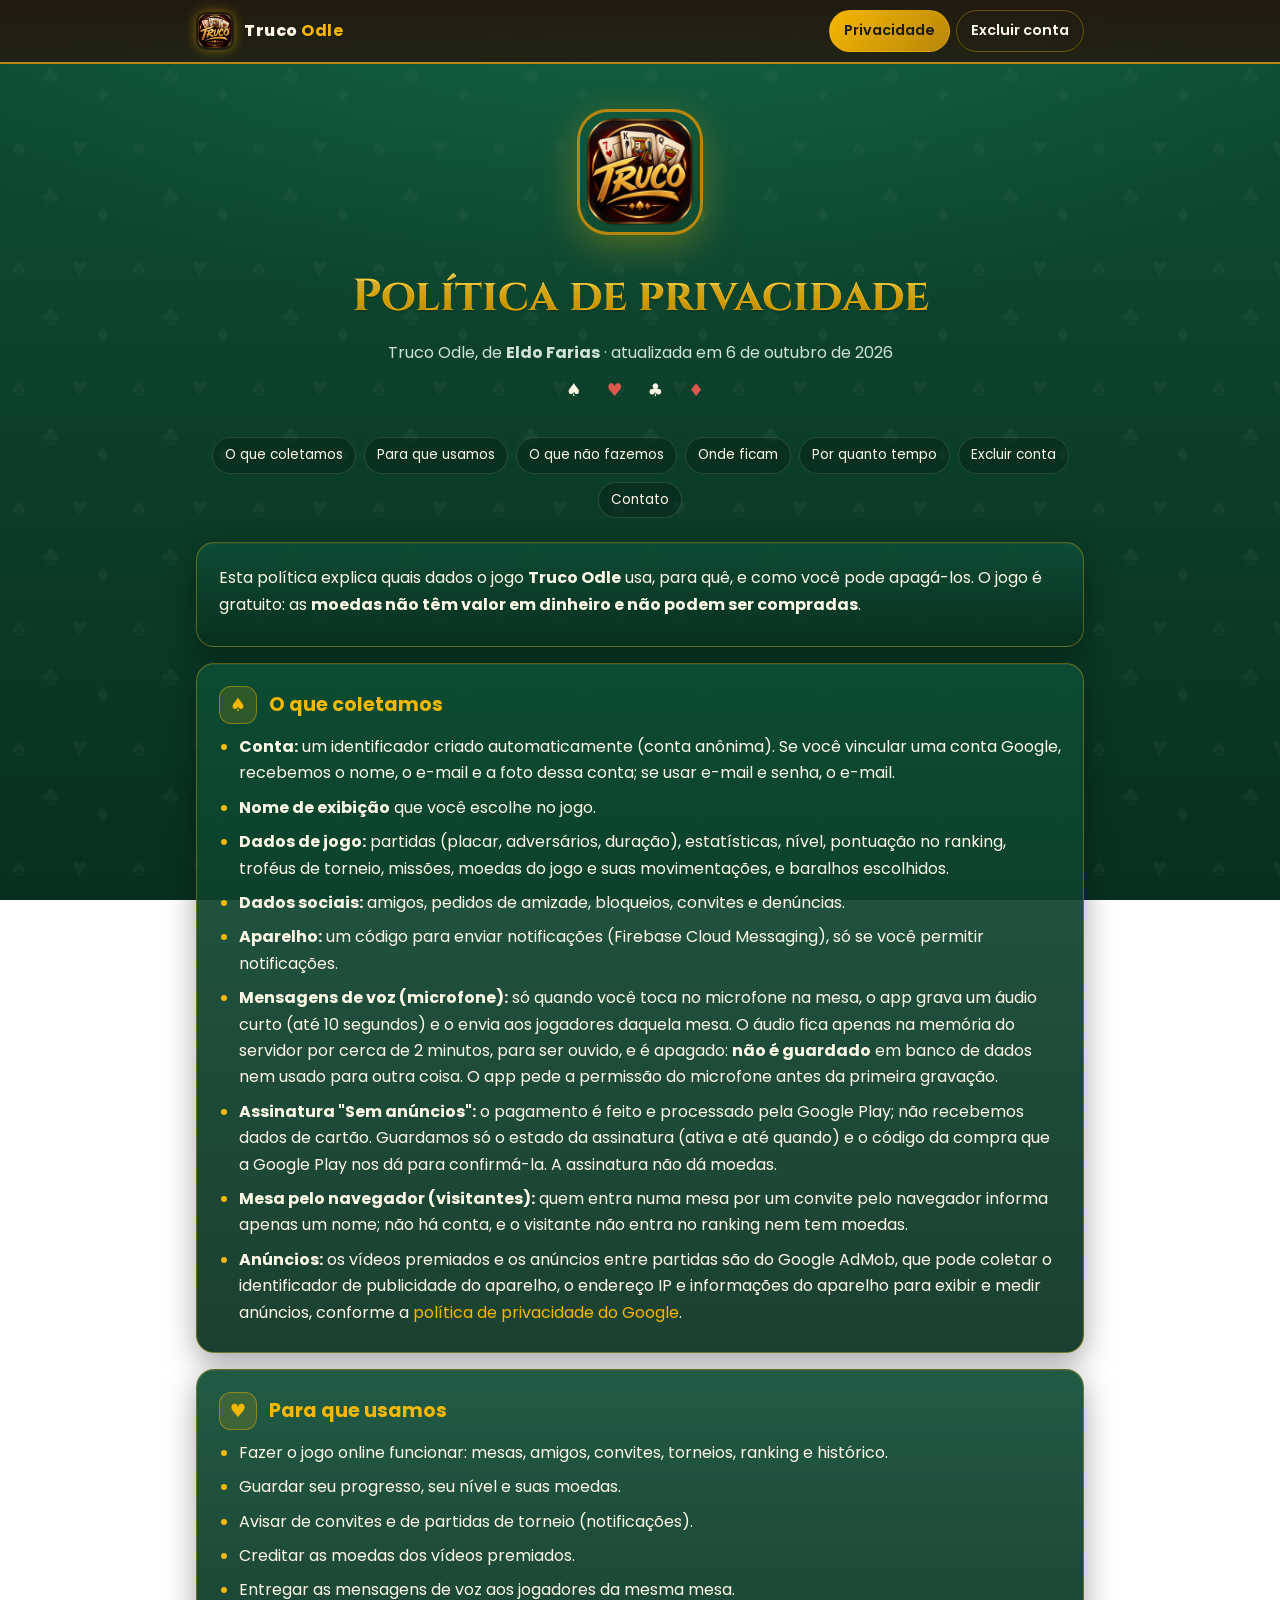
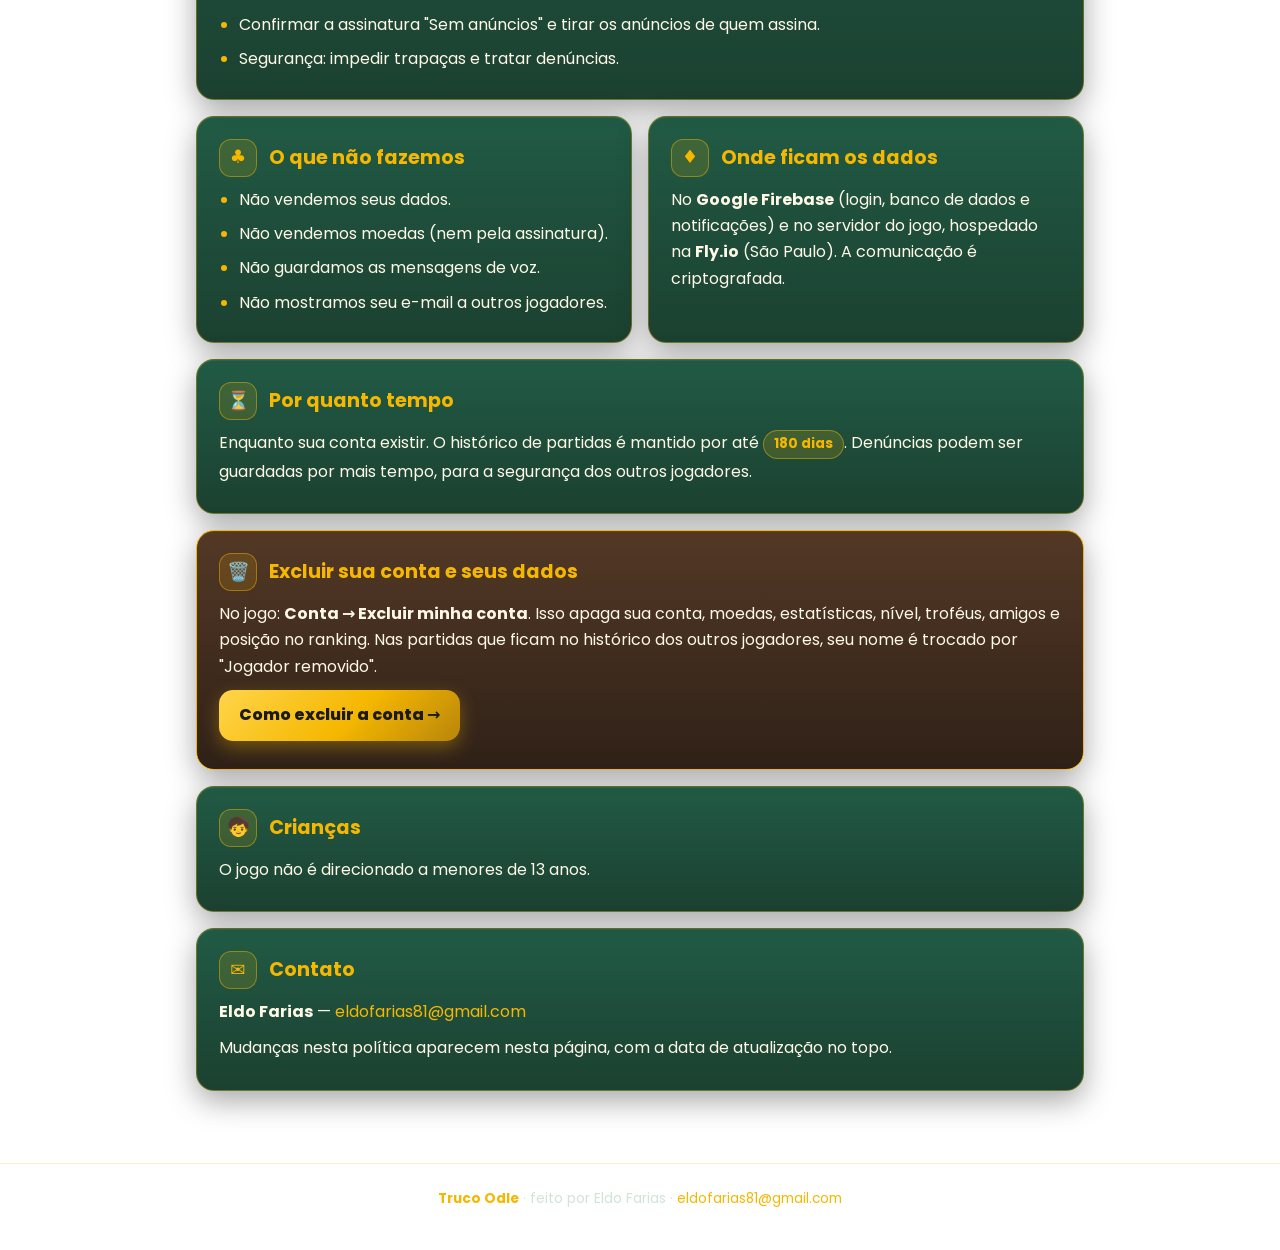
<file: index.html>
<!doctype html>
<html lang="pt-BR">
<head>
  <meta charset="utf-8">
  <meta name="viewport" content="width=device-width, initial-scale=1">
  <title>Política de privacidade · Truco Odle</title>
  <meta name="description" content="Política de privacidade do jogo Truco Odle, de Eldo Farias.">
  <meta name="theme-color" content="#08301F">
  <link rel="icon" href="assets/logo.png">
  <link rel="preconnect" href="https://fonts.googleapis.com">
  <link rel="preconnect" href="https://fonts.gstatic.com" crossorigin>
  <link href="https://fonts.googleapis.com/css2?family=Cinzel:wght@700;900&family=Poppins:wght@400;600;700;800&display=swap" rel="stylesheet">
  <link rel="stylesheet" href="assets/style.css">
</head>
<body>
  <header class="topbar">
    <div class="inner">
      <a class="brand" href="./"><img src="assets/logo.png" alt=""><span>Truco <b>Odle</b></span></a>
      <nav class="tabs">
        <a class="active" href="./">Privacidade</a>
        <a href="excluir-conta.html">Excluir conta</a>
      </nav>
    </div>
  </header>

  <section class="hero">
    <img src="assets/logo.png" alt="Truco Odle">
    <h1>Política de privacidade</h1>
    <p>Truco Odle, de <b>Eldo Farias</b> · atualizada em 6 de outubro de 2026</p>
    <div class="suits">♠ <span class="r">♥</span> ♣ <span class="r">♦</span></div>
  </section>

  <main>
    <nav class="toc">
      <a href="#coleta">O que coletamos</a>
      <a href="#uso">Para que usamos</a>
      <a href="#nao">O que não fazemos</a>
      <a href="#onde">Onde ficam</a>
      <a href="#tempo">Por quanto tempo</a>
      <a href="#excluir">Excluir conta</a>
      <a href="#contato">Contato</a>
    </nav>

    <section class="card">
      <p>Esta política explica quais dados o jogo <b>Truco Odle</b> usa, para quê, e como você pode apagá-los.
        O jogo é gratuito: as <b>moedas não têm valor em dinheiro e não podem ser compradas</b>.</p>
    </section>

    <section class="card" id="coleta">
      <h2><span class="icon">♠</span>O que coletamos</h2>
      <ul>
        <li><b>Conta:</b> um identificador criado automaticamente (conta anônima). Se você vincular uma conta Google, recebemos o nome, o e-mail e a foto dessa conta; se usar e-mail e senha, o e-mail.</li>
        <li><b>Nome de exibição</b> que você escolhe no jogo.</li>
        <li><b>Dados de jogo:</b> partidas (placar, adversários, duração), estatísticas, nível, pontuação no ranking, troféus de torneio, missões, moedas do jogo e suas movimentações, e baralhos escolhidos.</li>
        <li><b>Dados sociais:</b> amigos, pedidos de amizade, bloqueios, convites e denúncias.</li>
        <li><b>Aparelho:</b> um código para enviar notificações (Firebase Cloud Messaging), só se você permitir notificações.</li>
        <li><b>Mensagens de voz (microfone):</b> só quando você toca no microfone na mesa, o app grava um áudio curto (até 10 segundos) e o envia aos jogadores daquela mesa. O áudio fica apenas na memória do servidor por cerca de 2 minutos, para ser ouvido, e é apagado: <b>não é guardado</b> em banco de dados nem usado para outra coisa. O app pede a permissão do microfone antes da primeira gravação.</li>
        <li><b>Assinatura "Sem anúncios":</b> o pagamento é feito e processado pela Google Play; não recebemos dados de cartão. Guardamos só o estado da assinatura (ativa e até quando) e o código da compra que a Google Play nos dá para confirmá-la. A assinatura não dá moedas.</li>
        <li><b>Mesa pelo navegador (visitantes):</b> quem entra numa mesa por um convite pelo navegador informa apenas um nome; não há conta, e o visitante não entra no ranking nem tem moedas.</li>
        <li><b>Anúncios:</b> os vídeos premiados e os anúncios entre partidas são do Google AdMob, que pode coletar o identificador de publicidade do aparelho, o endereço IP e informações do aparelho para exibir e medir anúncios, conforme a <a href="https://policies.google.com/privacy" target="_blank" rel="noopener">política de privacidade do Google</a>.</li>
      </ul>
    </section>

    <section class="card" id="uso">
      <h2><span class="icon">♥</span>Para que usamos</h2>
      <ul>
        <li>Fazer o jogo online funcionar: mesas, amigos, convites, torneios, ranking e histórico.</li>
        <li>Guardar seu progresso, seu nível e suas moedas.</li>
        <li>Avisar de convites e de partidas de torneio (notificações).</li>
        <li>Creditar as moedas dos vídeos premiados.</li>
        <li>Entregar as mensagens de voz aos jogadores da mesma mesa.</li>
        <li>Confirmar a assinatura "Sem anúncios" e tirar os anúncios de quem assina.</li>
        <li>Segurança: impedir trapaças e tratar denúncias.</li>
      </ul>
    </section>

    <div class="grid">
      <section class="card" id="nao">
        <h2><span class="icon">♣</span>O que não fazemos</h2>
        <ul>
          <li>Não vendemos seus dados.</li>
          <li>Não vendemos moedas (nem pela assinatura).</li>
          <li>Não guardamos as mensagens de voz.</li>
          <li>Não mostramos seu e-mail a outros jogadores.</li>
        </ul>
      </section>

      <section class="card" id="onde">
        <h2><span class="icon">♦</span>Onde ficam os dados</h2>
        <p>No <b>Google Firebase</b> (login, banco de dados e notificações) e no servidor do jogo, hospedado na <b>Fly.io</b> (São Paulo). A comunicação é criptografada.</p>
      </section>
    </div>

    <section class="card" id="tempo">
      <h2><span class="icon">⏳</span>Por quanto tempo</h2>
      <p>Enquanto sua conta existir. O histórico de partidas é mantido por até <span class="pill">180 dias</span>.
        Denúncias podem ser guardadas por mais tempo, para a segurança dos outros jogadores.</p>
    </section>

    <section class="card highlight" id="excluir">
      <h2><span class="icon">🗑️</span>Excluir sua conta e seus dados</h2>
      <p>No jogo: <b>Conta → Excluir minha conta</b>. Isso apaga sua conta, moedas, estatísticas, nível, troféus, amigos e posição no ranking.
        Nas partidas que ficam no histórico dos outros jogadores, seu nome é trocado por "Jogador removido".</p>
      <p><a class="btn" href="excluir-conta.html">Como excluir a conta →</a></p>
    </section>

    <section class="card" id="criancas">
      <h2><span class="icon">🧒</span>Crianças</h2>
      <p>O jogo não é direcionado a menores de 13 anos.</p>
    </section>

    <section class="card" id="contato">
      <h2><span class="icon">✉️</span>Contato</h2>
      <p><b>Eldo Farias</b> — <a href="mailto:eldofarias81@gmail.com">eldofarias81@gmail.com</a></p>
      <p>Mudanças nesta política aparecem nesta página, com a data de atualização no topo.</p>
    </section>
  </main>

  <footer>
    <b>Truco Odle</b> · feito por Eldo Farias · <a href="mailto:eldofarias81@gmail.com">eldofarias81@gmail.com</a>
  </footer>
</body>
</html>
</file>
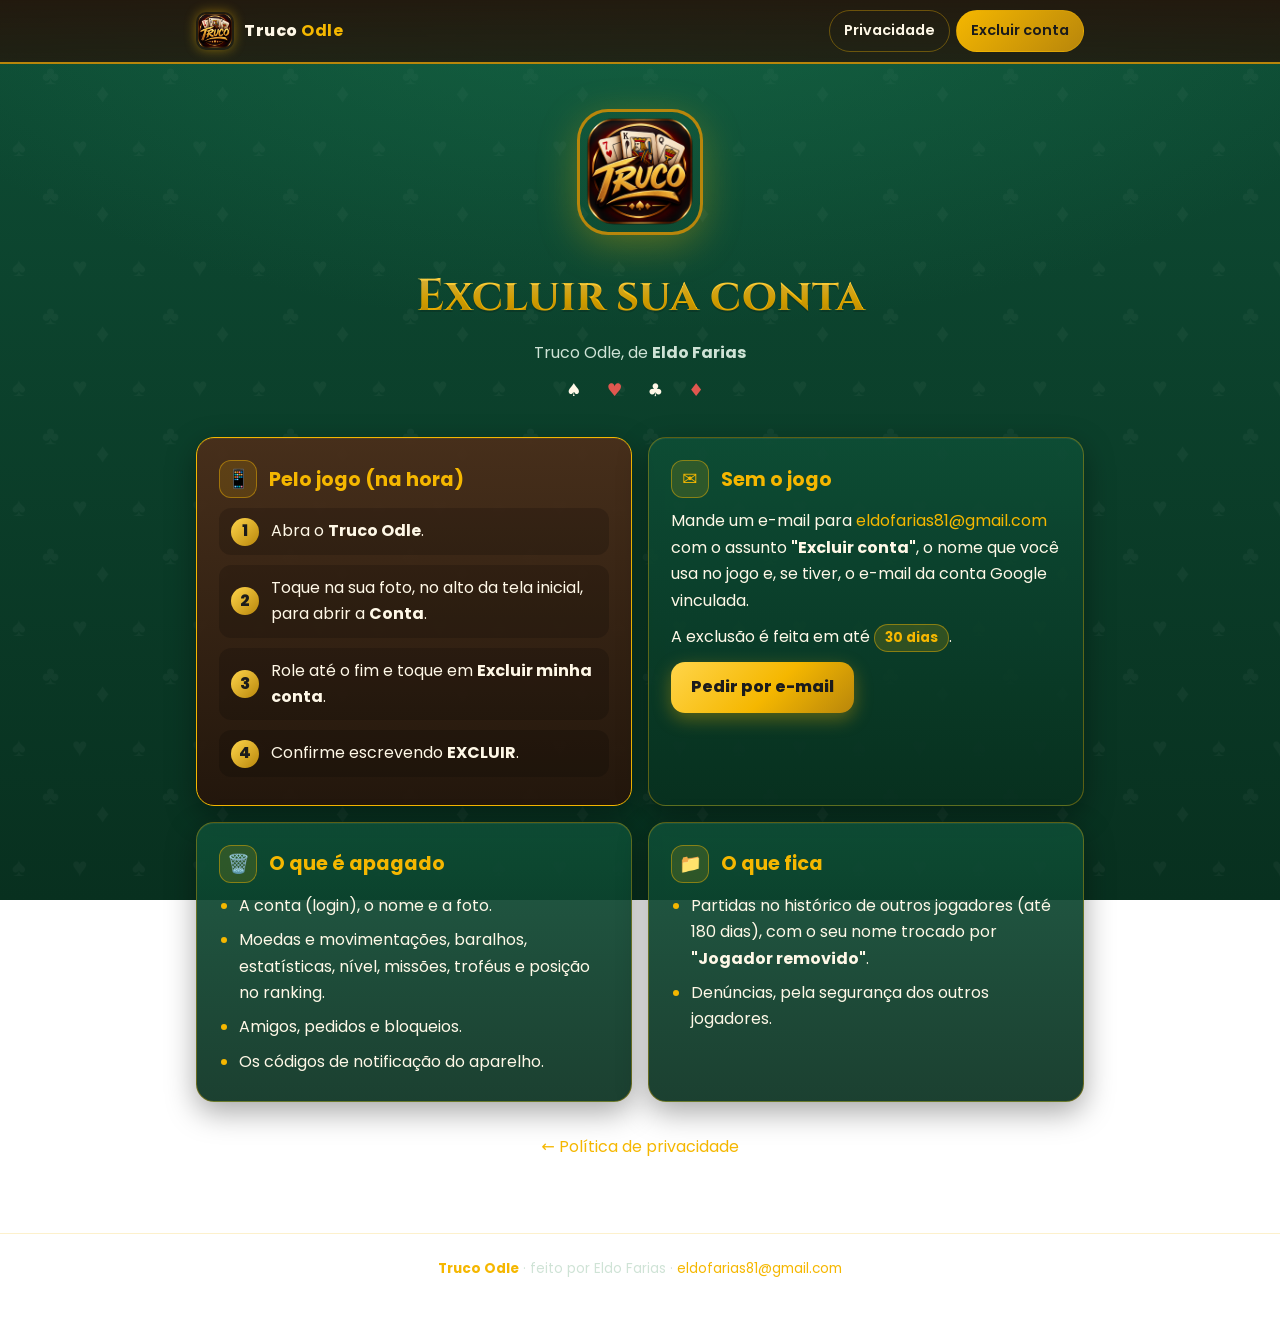
<file: excluir-conta.html>
<!doctype html>
<html lang="pt-BR">
<head>
  <meta charset="utf-8">
  <meta name="viewport" content="width=device-width, initial-scale=1">
  <title>Excluir conta · Truco Odle</title>
  <meta name="description" content="Como excluir sua conta e seus dados do jogo Truco Odle.">
  <meta name="theme-color" content="#08301F">
  <link rel="icon" href="assets/logo.png">
  <link rel="preconnect" href="https://fonts.googleapis.com">
  <link rel="preconnect" href="https://fonts.gstatic.com" crossorigin>
  <link href="https://fonts.googleapis.com/css2?family=Cinzel:wght@700;900&family=Poppins:wght@400;600;700;800&display=swap" rel="stylesheet">
  <link rel="stylesheet" href="assets/style.css">
</head>
<body>
  <header class="topbar">
    <div class="inner">
      <a class="brand" href="./"><img src="assets/logo.png" alt=""><span>Truco <b>Odle</b></span></a>
      <nav class="tabs">
        <a href="./">Privacidade</a>
        <a class="active" href="excluir-conta.html">Excluir conta</a>
      </nav>
    </div>
  </header>

  <section class="hero">
    <img src="assets/logo.png" alt="Truco Odle">
    <h1>Excluir sua conta</h1>
    <p>Truco Odle, de <b>Eldo Farias</b></p>
    <div class="suits">♠ <span class="r">♥</span> ♣ <span class="r">♦</span></div>
  </section>

  <main>
    <div class="grid">
      <section class="card highlight">
        <h2><span class="icon">📱</span>Pelo jogo (na hora)</h2>
        <ol class="steps">
          <li>Abra o <b>Truco Odle</b>.</li>
          <li>Toque na sua foto, no alto da tela inicial, para abrir a <b>Conta</b>.</li>
          <li>Role até o fim e toque em <b>Excluir minha conta</b>.</li>
          <li>Confirme escrevendo <b>EXCLUIR</b>.</li>
        </ol>
      </section>

      <section class="card">
        <h2><span class="icon">✉️</span>Sem o jogo</h2>
        <p>Mande um e-mail para <a href="mailto:eldofarias81@gmail.com?subject=Excluir%20conta%20Truco%20Odle">eldofarias81@gmail.com</a>
          com o assunto <b>"Excluir conta"</b>, o nome que você usa no jogo e, se tiver, o e-mail da conta Google vinculada.</p>
        <p>A exclusão é feita em até <span class="pill">30 dias</span>.</p>
        <p><a class="btn" href="mailto:eldofarias81@gmail.com?subject=Excluir%20conta%20Truco%20Odle">Pedir por e-mail</a></p>
      </section>
    </div>

    <div class="grid">
      <section class="card">
        <h2><span class="icon">🗑️</span>O que é apagado</h2>
        <ul>
          <li>A conta (login), o nome e a foto.</li>
          <li>Moedas e movimentações, baralhos, estatísticas, nível, missões, troféus e posição no ranking.</li>
          <li>Amigos, pedidos e bloqueios.</li>
          <li>Os códigos de notificação do aparelho.</li>
        </ul>
      </section>

      <section class="card">
        <h2><span class="icon">📁</span>O que fica</h2>
        <ul>
          <li>Partidas no histórico de outros jogadores (até 180 dias), com o seu nome trocado por <b>"Jogador removido"</b>.</li>
          <li>Denúncias, pela segurança dos outros jogadores.</li>
        </ul>
      </section>
    </div>

    <p style="text-align:center"><a href="./">← Política de privacidade</a></p>
  </main>

  <footer>
    <b>Truco Odle</b> · feito por Eldo Farias · <a href="mailto:eldofarias81@gmail.com">eldofarias81@gmail.com</a>
  </footer>
</body>
</html>
</file>
<file: assets/style.css>
/* Truco Odle — páginas públicas (política e exclusão de conta).
   Mesmo visual do jogo: feltro verde, madeira, dourado. */

:root {
  --felt: #0e4d35;
  --felt-dark: #08301f;
  --felt-light: #1b7a52;
  --wood: #4a2e1a;
  --wood-dark: #24150b;
  --gold: #f5b700;
  --gold-deep: #b8860b;
  --cream: #fff8e7;
  --muted: #cfe3d6;
  --red: #e0574f;
  --radius: 18px;
}

* { box-sizing: border-box; }

html { scroll-behavior: smooth; }

body {
  margin: 0;
  font-family: "Poppins", system-ui, -apple-system, "Segoe UI", Roboto, sans-serif;
  color: var(--cream);
  line-height: 1.65;
  background:
    radial-gradient(1200px 600px at 50% -10%, rgba(27, 122, 82, 0.55), transparent 70%),
    url("data:image/svg+xml;utf8,<svg xmlns='http://www.w3.org/2000/svg' width='120' height='120' viewBox='0 0 120 120'><g fill='%23ffffff' fill-opacity='0.035' font-family='serif' font-size='26'><text x='12' y='36'>♠</text><text x='72' y='36'>♥</text><text x='42' y='84'>♣</text><text x='96' y='102'>♦</text></g></svg>"),
    linear-gradient(180deg, var(--felt) 0%, var(--felt-dark) 100%);
  background-attachment: fixed;
  min-height: 100vh;
}

a { color: var(--gold); text-decoration: none; }
a:hover { text-decoration: underline; }

/* ---------- topo ---------- */

.topbar {
  position: sticky;
  top: 0;
  z-index: 10;
  backdrop-filter: blur(10px);
  background: linear-gradient(180deg, rgba(36, 21, 11, 0.92), rgba(36, 21, 11, 0.78));
  border-bottom: 2px solid var(--gold-deep);
}

.topbar .inner {
  max-width: 920px;
  margin: 0 auto;
  padding: 10px 16px;
  display: flex;
  align-items: center;
  gap: 12px;
}

.brand {
  display: flex;
  align-items: center;
  gap: 10px;
  color: var(--cream);
  font-weight: 800;
  letter-spacing: 0.5px;
}
.brand img { width: 38px; height: 38px; border-radius: 10px; box-shadow: 0 0 12px rgba(245, 183, 0, 0.45); }
.brand span b { color: var(--gold); }

.tabs { margin-left: auto; display: flex; gap: 6px; }
.tabs a {
  padding: 8px 14px;
  border-radius: 999px;
  font-size: 0.9rem;
  font-weight: 600;
  color: var(--cream);
  border: 1px solid rgba(245, 183, 0, 0.35);
}
.tabs a.active,
.tabs a:hover {
  background: linear-gradient(135deg, var(--gold), var(--gold-deep));
  color: #1b1b1b;
  text-decoration: none;
}

/* ---------- capa ---------- */

.hero {
  max-width: 920px;
  margin: 0 auto;
  padding: 48px 16px 24px;
  text-align: center;
}
.hero img {
  width: 120px;
  height: 120px;
  border-radius: 28px;
  box-shadow: 0 0 0 3px var(--gold-deep), 0 10px 40px rgba(245, 183, 0, 0.35);
}
.hero h1 {
  font-family: "Cinzel", Georgia, serif;
  font-size: clamp(1.9rem, 5vw, 2.8rem);
  margin: 20px 0 6px;
  background: linear-gradient(180deg, #ffe27a, var(--gold) 55%, var(--gold-deep));
  -webkit-background-clip: text;
  background-clip: text;
  color: transparent;
  text-shadow: 0 2px 0 rgba(0, 0, 0, 0.15);
}
.hero p { color: var(--muted); margin: 0; }
.suits { letter-spacing: 10px; font-size: 1.1rem; margin-top: 10px; }
.suits .r { color: var(--red); }

/* ---------- conteúdo ---------- */

main { max-width: 920px; margin: 0 auto; padding: 8px 16px 56px; }

.toc {
  display: flex;
  flex-wrap: wrap;
  gap: 8px;
  justify-content: center;
  margin: 0 0 24px;
}
.toc a {
  font-size: 0.85rem;
  padding: 6px 12px;
  border-radius: 999px;
  background: rgba(0, 0, 0, 0.22);
  border: 1px solid rgba(255, 255, 255, 0.12);
  color: var(--cream);
}
.toc a:hover { border-color: var(--gold); text-decoration: none; }

.card {
  position: relative;
  background: linear-gradient(180deg, rgba(14, 77, 53, 0.92), rgba(8, 48, 31, 0.92));
  border: 1px solid rgba(245, 183, 0, 0.35);
  border-radius: var(--radius);
  padding: 22px 22px 18px;
  margin-bottom: 16px;
  box-shadow: 0 10px 30px rgba(0, 0, 0, 0.35), inset 0 1px 0 rgba(255, 255, 255, 0.06);
  scroll-margin-top: 80px;
}
.card h2 {
  display: flex;
  align-items: center;
  gap: 12px;
  margin: 0 0 10px;
  font-size: 1.2rem;
  color: var(--gold);
}
.card h2 .icon {
  flex: none;
  width: 38px;
  height: 38px;
  display: grid;
  place-items: center;
  border-radius: 12px;
  background: rgba(245, 183, 0, 0.14);
  border: 1px solid rgba(245, 183, 0, 0.45);
  font-size: 1.15rem;
}
.card p { margin: 0 0 10px; }
.card ul, .card ol { margin: 0 0 6px; padding-left: 20px; }
.card li { margin-bottom: 8px; }
.card li::marker { color: var(--gold); }

.highlight {
  border-color: var(--gold);
  background: linear-gradient(180deg, rgba(74, 46, 26, 0.95), rgba(36, 21, 11, 0.95));
}

.pill {
  display: inline-block;
  padding: 2px 10px;
  border-radius: 999px;
  background: rgba(245, 183, 0, 0.16);
  border: 1px solid rgba(245, 183, 0, 0.45);
  color: var(--gold);
  font-weight: 700;
  font-size: 0.85rem;
}

.grid {
  display: grid;
  grid-template-columns: repeat(auto-fit, minmax(240px, 1fr));
  gap: 16px;
}

.btn {
  display: inline-flex;
  align-items: center;
  gap: 8px;
  padding: 12px 20px;
  border-radius: 14px;
  font-weight: 800;
  color: #1b1b1b;
  background: linear-gradient(135deg, #ffd54a, var(--gold) 55%, var(--gold-deep));
  box-shadow: 0 6px 18px rgba(245, 183, 0, 0.35);
}
.btn:hover { text-decoration: none; filter: brightness(1.05); }

.steps { counter-reset: step; list-style: none; padding: 0 !important; }
.steps li {
  counter-increment: step;
  position: relative;
  padding: 10px 12px 10px 52px;
  border-radius: 12px;
  background: rgba(0, 0, 0, 0.18);
  margin-bottom: 10px;
}
.steps li::before {
  content: counter(step);
  position: absolute;
  left: 12px;
  top: 50%;
  transform: translateY(-50%);
  width: 28px;
  height: 28px;
  border-radius: 50%;
  display: grid;
  place-items: center;
  font-weight: 800;
  color: #1b1b1b;
  background: linear-gradient(135deg, #ffd54a, var(--gold-deep));
}

footer {
  text-align: center;
  color: var(--muted);
  font-size: 0.85rem;
  padding: 24px 16px 40px;
  border-top: 1px solid rgba(245, 183, 0, 0.2);
}
footer b { color: var(--gold); }

@media (max-width: 560px) {
  .brand span { display: none; }
  .card { padding: 18px 16px 14px; }
  .hero { padding-top: 32px; }
}
</file>
